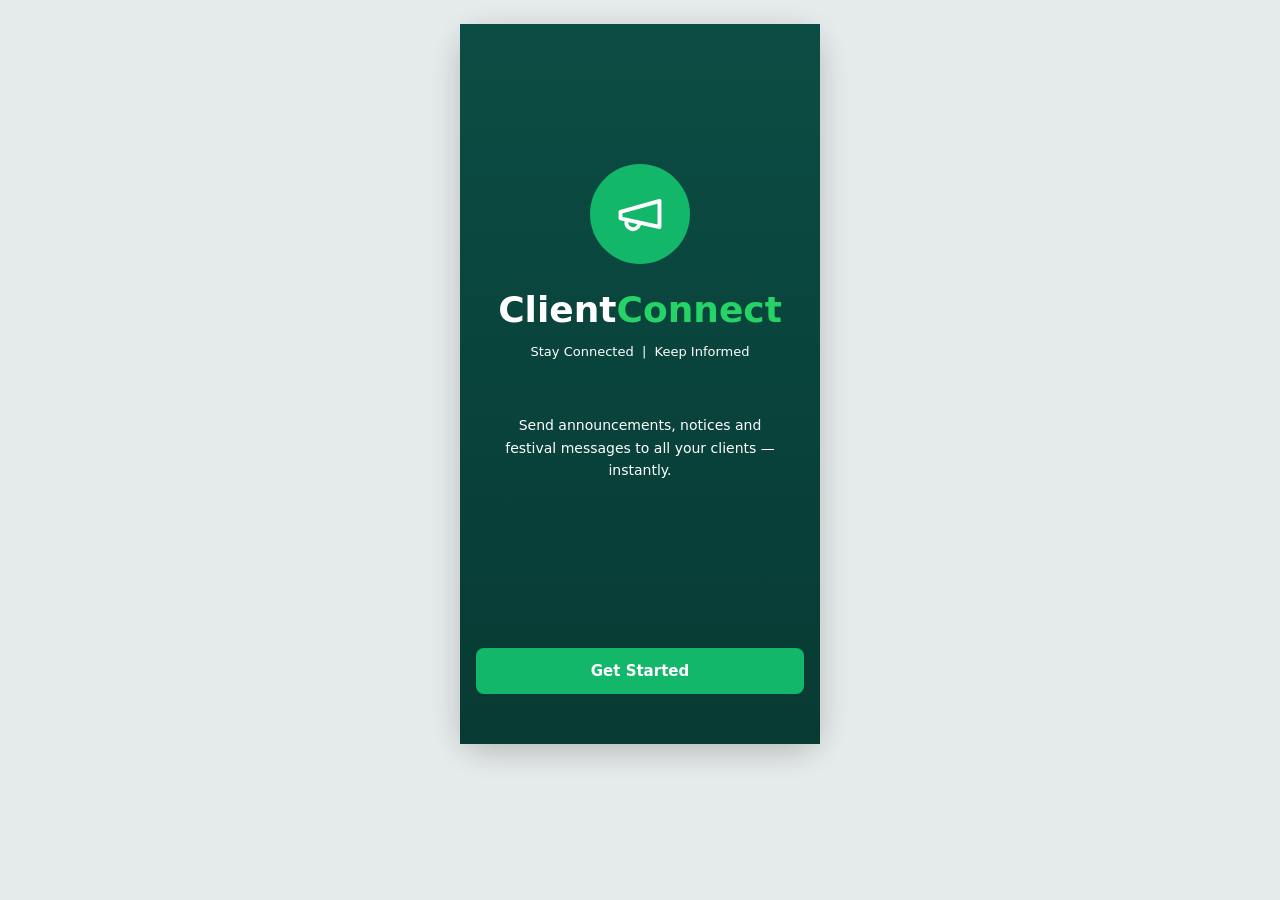
<file: index.html>
<!doctype html><html lang="en"><head><meta charset="utf-8"><meta name="viewport" content="width=device-width,initial-scale=1"><title>Splash</title><link rel="stylesheet" href="../css/style.css"><link rel="stylesheet" href="../css/pages.css"></head><body>
<div style="height:100%;background:linear-gradient(#0b4d44,#073a33);color:#fff;text-align:center;padding-top:140px">
<div style="width:100px;height:100px;margin:auto;border-radius:50%;background:var(--gr);display:grid;place-items:center"><i data-i=mega data-s=52></i></div>
<h1 style="font-size:36px;margin-top:22px;font-weight:600">Client<span style="color:#25d366">Connect</span></h1>
<p style="margin-top:8px;font-size:13px">Stay Connected &nbsp;|&nbsp; Keep Informed</p>
<p style="margin:54px 40px 0;line-height:1.6">Send announcements, notices and festival messages to all your clients — instantly.</p>
<a class=btn href="pages/02-chat-list.html" style="position:absolute;bottom:50px;text-decoration:none">Get Started</a></div>
<script src="../js/icons.js"></script></body></html>
</file>
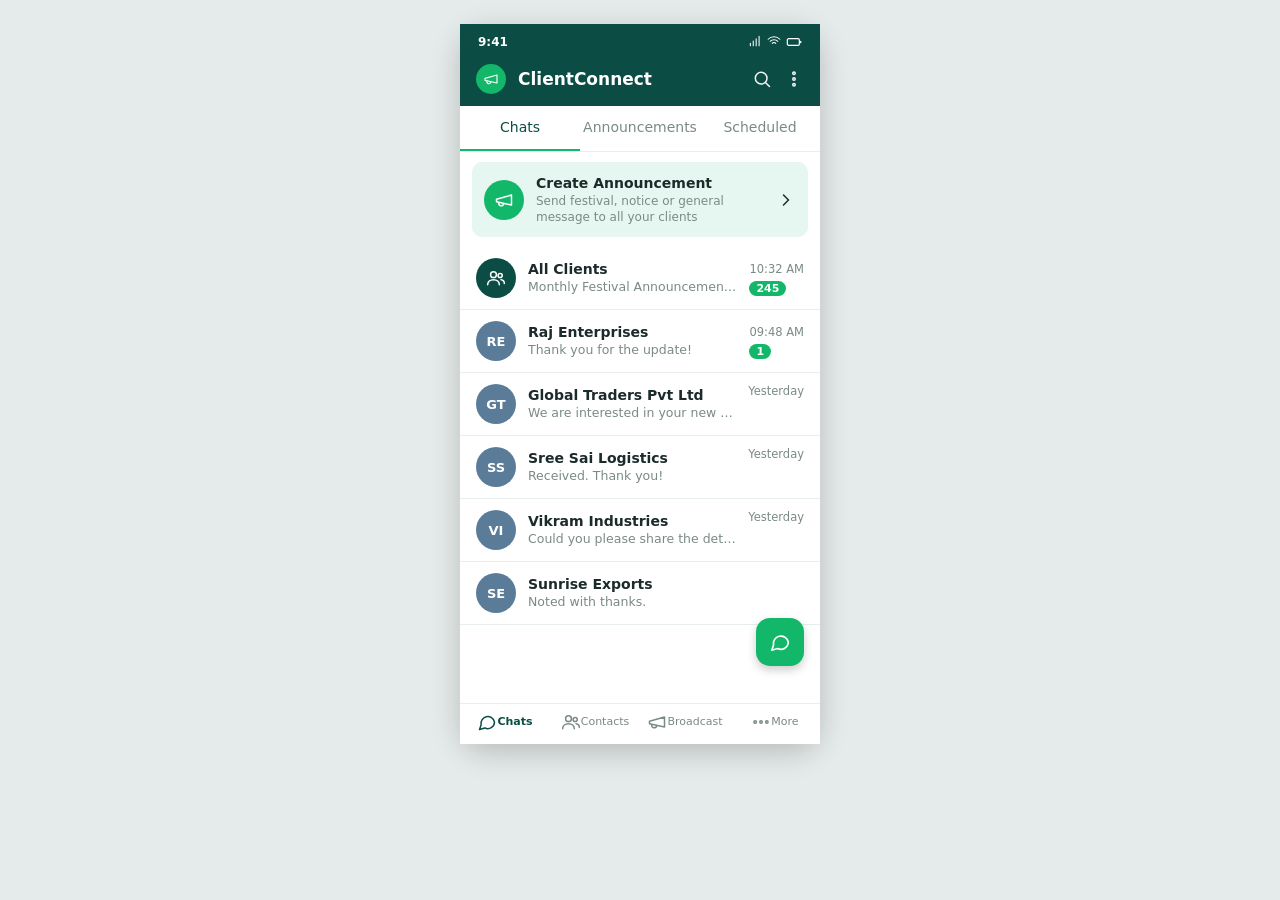
<file: pages/02-chat-list.html>
<!doctype html><html lang="en"><head><meta charset="utf-8"><meta name="viewport" content="width=device-width,initial-scale=1"><title>Chat List</title><link rel="stylesheet" href="../css/style.css"><link rel="stylesheet" href="../css/pages.css"></head><body>
<div class=sb><span>9:41</span><span style='display:flex;gap:5px'><i data-i=sig data-s=14></i><i data-i=wifi data-s=14></i><i data-i=bat data-s=16></i></span></div><div class=hd><span class=av style="background:var(--gr);width:30px;height:30px"><i data-i=mega data-s=16></i></span>ClientConnect<span class=sp></span><i data-i=search data-s=20></i><i data-i=dots data-s=20></i></div>
<div class=tabs><a class=on>Chats</a><a href="04-create-announcement.html">Announcements</a><a href="07-scheduled.html">Scheduled</a></div>
<a href="04-create-announcement.html" style="text-decoration:none;color:inherit"><div class=cta><span class=av><i data-i=mega data-s=20></i></span><div class=m style="flex:1"><b>Create Announcement</b><span style="font-size:12px;color:var(--mu);display:block">Send festival, notice or general message to all your clients</span></div><i data-i=chev data-s=20></i></div></a>
<div class=row><span class="av g"><i data-i=users data-s=20></i></span><div class=m><b>All Clients</b><span>Monthly Festival Announcement…</span></div><div><time>10:32 AM</time><br><span class=badge>245</span></div></div>
<a href="03-individual-chat.html" style="color:inherit;text-decoration:none"><div class=row><span class=av>RE</span><div class=m><b>Raj Enterprises</b><span>Thank you for the update!</span></div><div><time>09:48 AM</time><br><span class=badge>1</span></div></div></a>
<div class=row><span class=av>GT</span><div class=m><b>Global Traders Pvt Ltd</b><span>We are interested in your new offer.</span></div><time>Yesterday</time></div>
<div class=row><span class=av>SS</span><div class=m><b>Sree Sai Logistics</b><span>Received. Thank you!</span></div><time>Yesterday</time></div>
<div class=row><span class=av>VI</span><div class=m><b>Vikram Industries</b><span>Could you please share the details?</span></div><time>Yesterday</time></div>
<div class=row><span class=av>SE</span><div class=m><b>Sunrise Exports</b><span>Noted with thanks.</span></div></div>
<div class=fab><i data-i=chat data-s=22></i></div><div class=nav><a class='on'><i data-i=chat data-s=20></i>Chats</a><a><i data-i=users data-s=20></i>Contacts</a><a class=''><i data-i=mega data-s=20></i>Broadcast</a><a><i data-i=hdots data-s=20></i>More</a></div>
<script src="../js/icons.js"></script><script src="../js/app.js"></script></body></html>
</file>
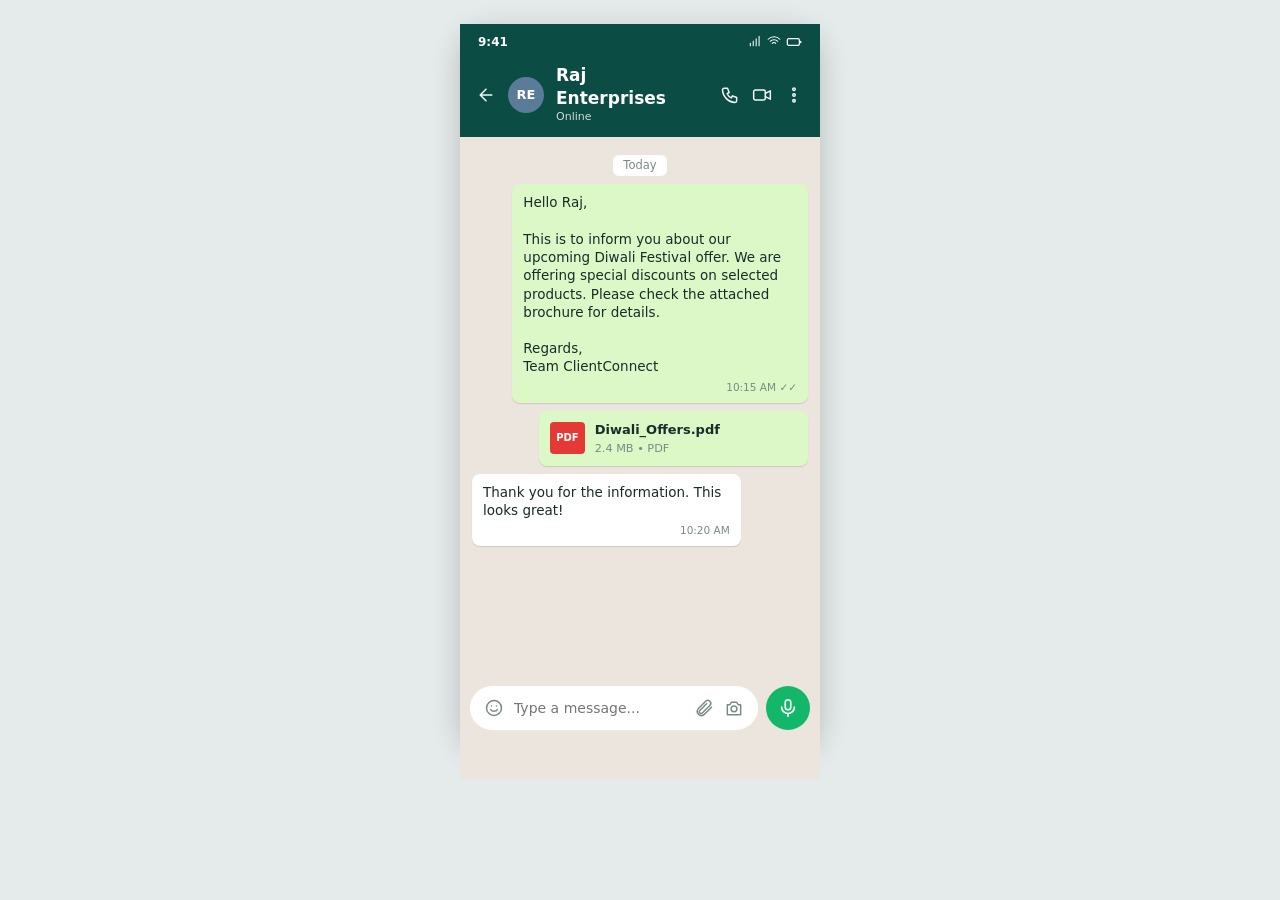
<file: pages/03-individual-chat.html>
<!doctype html><html lang="en"><head><meta charset="utf-8"><meta name="viewport" content="width=device-width,initial-scale=1"><title>Individual Chat</title><link rel="stylesheet" href="../css/style.css"><link rel="stylesheet" href="../css/pages.css"></head><body>
<div class=sb><span>9:41</span><span style='display:flex;gap:5px'><i data-i=sig data-s=14></i><i data-i=wifi data-s=14></i><i data-i=bat data-s=16></i></span></div><div class=hd><a href="02-chat-list.html" style="color:#fff"><i data-i=back data-s=20></i></a><span class=av style="width:36px;height:36px">RE</span><div>Raj Enterprises<small>Online</small></div><span class=sp></span><i data-i=phone data-s=20></i><i data-i=video data-s=20></i><i data-i=dots data-s=20></i></div>
<div class=chat><div class=pill>Today</div>
<div class=bub style="max-width:88%">Hello Raj,<br><br>This is to inform you about our upcoming Diwali Festival offer. We are offering special discounts on selected products. Please check the attached brochure for details.<br><br>Regards,<br>Team ClientConnect<em>10:15 AM ✓✓</em></div>
<div class=bub style="display:flex;gap:10px;align-items:center"><span style="background:#e53935;color:#fff;font-size:10px;font-weight:700;padding:9px 6px;border-radius:4px">PDF</span><div><b style="font-size:13px">Diwali_Offers.pdf</b><br><small style="color:var(--mu)">2.4 MB • PDF</small></div></div>
<div class="bub in">Thank you for the information. This looks great!<em>10:20 AM</em></div></div>
<div class=input><div style="display:flex;gap:10px;align-items:center"><i data-i=smile data-s=20></i><span style="flex:1">Type a message...</span><i data-i=clip data-s=20></i><i data-i=camera data-s=20></i></div><b><i data-i=mic data-s=22></i></b></div>
<script src="../js/icons.js"></script><script src="../js/app.js"></script></body></html>
</file>
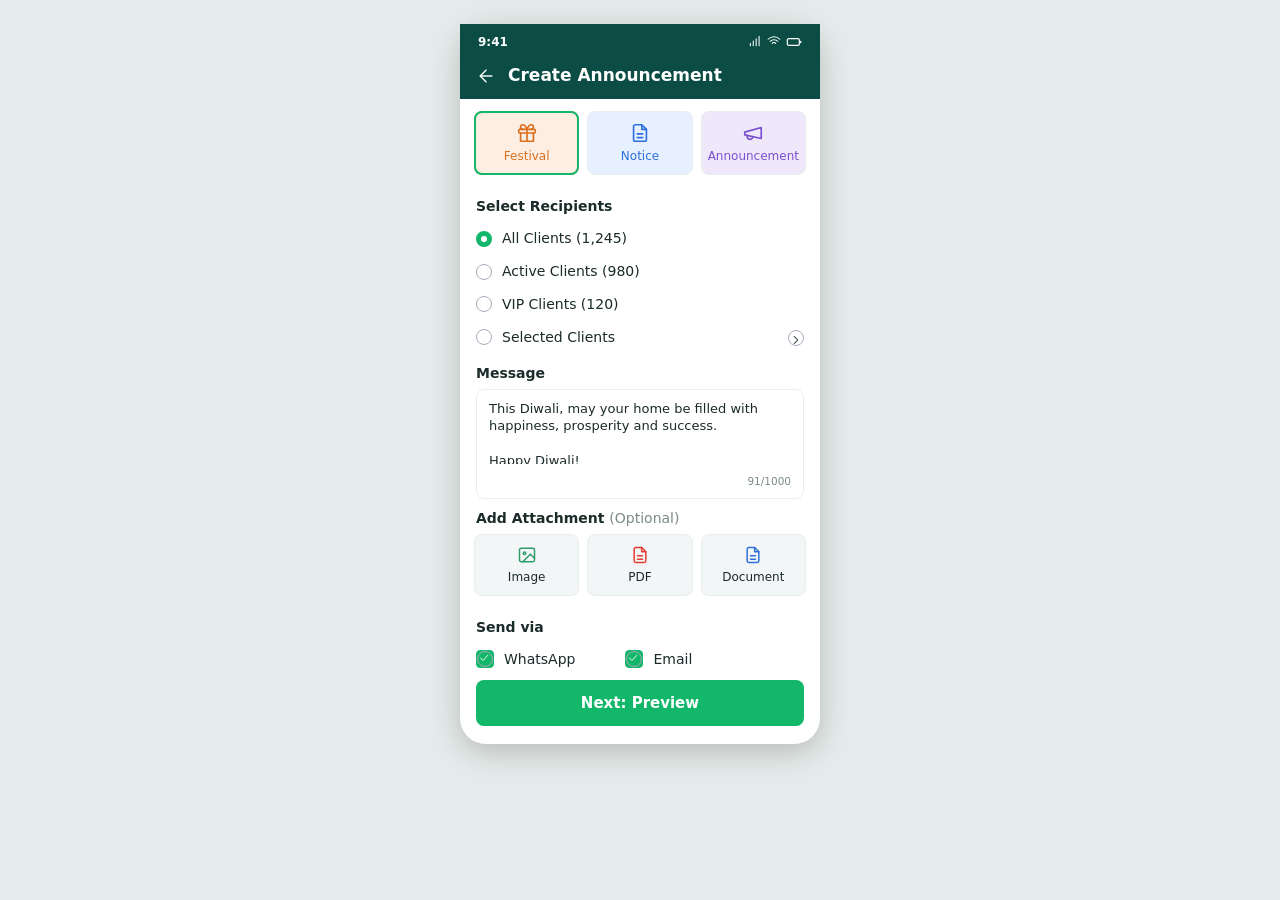
<file: pages/04-create-announcement.html>
<!doctype html><html lang="en"><head><meta charset="utf-8"><meta name="viewport" content="width=device-width,initial-scale=1"><title>Create Announcement</title><link rel="stylesheet" href="../css/style.css"><link rel="stylesheet" href="../css/pages.css"></head><body>
<div class=sb><span>9:41</span><span style='display:flex;gap:5px'><i data-i=sig data-s=14></i><i data-i=wifi data-s=14></i><i data-i=bat data-s=16></i></span></div><div class=hd><a href="02-chat-list.html" style="color:#fff"><i data-i=back data-s=20></i></a> Create Announcement</div>
<div class=types><div class="t t1"><i data-i=gift data-s=22></i>Festival</div><div class="t t2"><i data-i=doc data-s=22></i>Notice</div><div class="t t3"><i data-i=mega data-s=22></i>Announcement</div></div>
<h4>Select Recipients</h4>
<div class=rad><i class=on></i>All Clients (1,245)</div><div class=rad><i></i>Active Clients (980)</div><div class=rad><i></i>VIP Clients (120)</div>
<a href="05-select-clients.html" style="color:inherit;text-decoration:none"><div class=rad><i></i>Selected Clients <span style="margin-left:auto"><i data-i=chev data-s=18></i></span></div></a>
<h4>Message</h4><div class=box style="height:92px">This Diwali, may your home be filled with happiness, prosperity and success.<br><br>Happy Diwali!<small>91/1000</small></div>
<h4>Add Attachment <span style="font-weight:400;color:var(--mu)">(Optional)</span></h4>
<div class=types style="padding-top:0"><div class="t at1"><i data-i=image data-s=20></i><span style="color:var(--tx)">Image</span></div><div class="t at2"><i data-i=doc data-s=20></i><span style="color:var(--tx)">PDF</span></div><div class="t at3"><i data-i=doc data-s=20></i><span style="color:var(--tx)">Document</span></div></div>
<h4>Send via</h4><div class=rad style="gap:10px"><span class="chk on"><i data-i=check data-s=12></i></span>WhatsApp <span class="chk on" style="margin-left:40px"><i data-i=check data-s=12></i></span>Email</div>
<a class=btn href="06-message-preview.html" style="position:absolute;bottom:18px;text-decoration:none;width:calc(100% - 32px)">Next: Preview</a>
<script src="../js/icons.js"></script><script src="../js/app.js"></script></body></html>
</file>
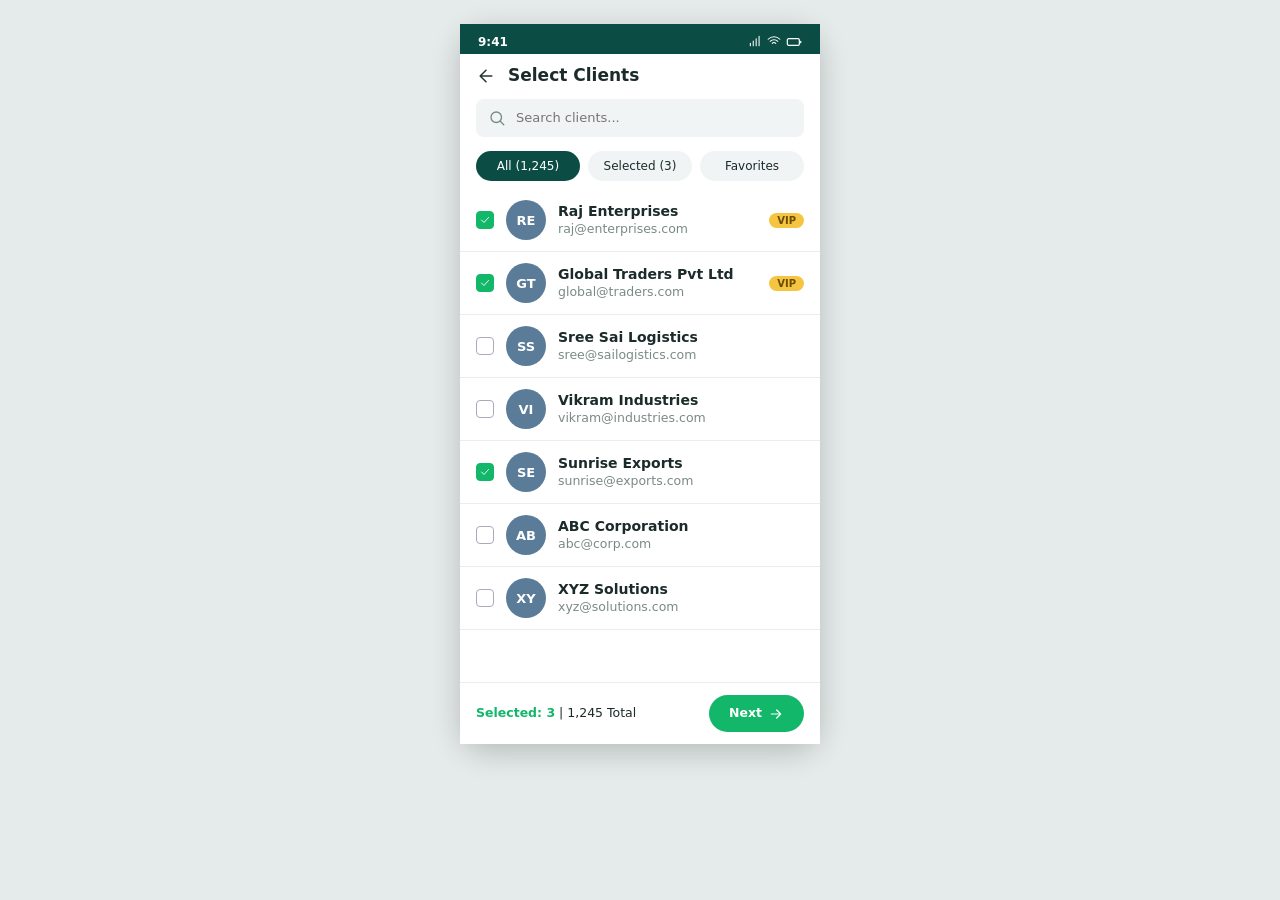
<file: pages/05-select-clients.html>
<!doctype html><html lang="en"><head><meta charset="utf-8"><meta name="viewport" content="width=device-width,initial-scale=1"><title>Select Clients</title><link rel="stylesheet" href="../css/style.css"><link rel="stylesheet" href="../css/pages.css"></head><body>
<div class=sb><span>9:41</span><span style='display:flex;gap:5px'><i data-i=sig data-s=14></i><i data-i=wifi data-s=14></i><i data-i=bat data-s=16></i></span></div><div class=hd style="background:#fff;color:var(--tx)"><a href="04-create-announcement.html" style="color:inherit"><i data-i=back data-s=20></i></a> Select Clients</div>
<div class=box style="background:#f1f4f4;border:0;color:var(--mu);margin:0 16px 6px;display:flex;gap:8px;align-items:center"><i data-i=search data-s=18></i> Search clients...</div>
<div class=chips><span class=on>All (1,245)</span><span>Selected (120)</span><span>Favorites</span></div>
<div class=row><span class='chk on'><i data-i=check data-s=12></i></span><span class=av>RE</span><div class=m><b>Raj Enterprises</b><span>raj@enterprises.com</span></div><span class=tag>VIP</span></div>
<div class=row><span class='chk on'><i data-i=check data-s=12></i></span><span class=av>GT</span><div class=m><b>Global Traders Pvt Ltd</b><span>global@traders.com</span></div><span class=tag>VIP</span></div>
<div class=row><span class='chk '></span><span class=av>SS</span><div class=m><b>Sree Sai Logistics</b><span>sree@sailogistics.com</span></div></div>
<div class=row><span class='chk '></span><span class=av>VI</span><div class=m><b>Vikram Industries</b><span>vikram@industries.com</span></div></div>
<div class=row><span class='chk on'><i data-i=check data-s=12></i></span><span class=av>SE</span><div class=m><b>Sunrise Exports</b><span>sunrise@exports.com</span></div></div>
<div class=row><span class='chk '></span><span class=av>AB</span><div class=m><b>ABC Corporation</b><span>abc@corp.com</span></div></div>
<div class=row><span class='chk '></span><span class=av>XY</span><div class=m><b>XYZ Solutions</b><span>xyz@solutions.com</span></div></div>
<div style="position:absolute;bottom:0;left:0;right:0;padding:12px 16px;display:flex;align-items:center;background:#fff;border-top:1px solid var(--ln);font-size:12.5px"><b style="color:var(--gr)">Selected: 120</b>&nbsp;| 1,245 Total<a href="06-message-preview.html" style="margin-left:auto;background:var(--gr);color:#fff;padding:10px 20px;border-radius:20px;text-decoration:none;font-weight:600;display:flex;gap:6px;align-items:center">Next <i data-i=next data-s=16></i></a></div>
<script src="../js/icons.js"></script><script src="../js/app.js"></script></body></html>
</file>
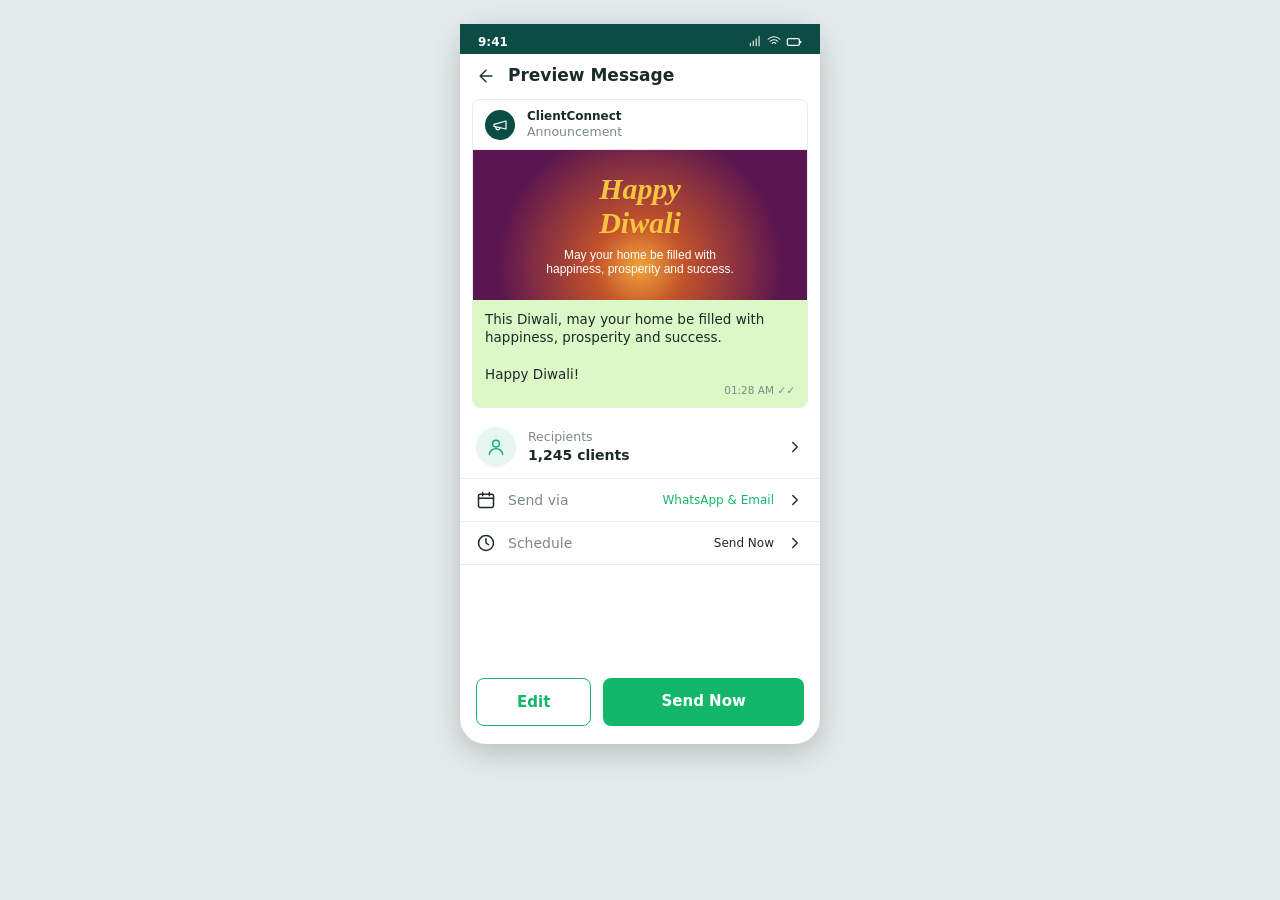
<file: pages/06-message-preview.html>
<!doctype html><html lang="en"><head><meta charset="utf-8"><meta name="viewport" content="width=device-width,initial-scale=1"><title>Message Preview</title><link rel="stylesheet" href="../css/style.css"><link rel="stylesheet" href="../css/pages.css"></head><body>
<div class=sb><span>9:41</span><span style='display:flex;gap:5px'><i data-i=sig data-s=14></i><i data-i=wifi data-s=14></i><i data-i=bat data-s=16></i></span></div><div class=hd style="background:#fff;color:var(--tx)"><a href="04-create-announcement.html" style="color:inherit"><i data-i=back data-s=20></i></a> Preview Message</div>
<div style="margin:0 12px;border:1px solid var(--ln);border-radius:8px;overflow:hidden"><div class=row style="padding:8px 12px"><span class="av g" style="width:30px;height:30px"><i data-i=mega data-s=16></i></span><div class=m><b style="font-size:12px">ClientConnect</b><span>Announcement</span></div></div>
<div class=ban>Happy<br>Diwali<p>May your home be filled with<br>happiness, prosperity and success.</p></div>
<div style="background:var(--lt);padding:10px 12px;font-size:13.5px">This Diwali, may your home be filled with happiness, prosperity and success.<br><br>Happy Diwali!<em style="display:block;text-align:right;font-size:10.5px;color:var(--mu);font-style:normal">10:25 AM ✓✓</em></div></div>
<div class=row style="margin-top:8px"><span class=av style="background:#e6f6f1;color:var(--gr)"><i data-i=user data-s=20 style="color:var(--gr)"></i></span><div class=m><span>Recipients</span><b>1,245 clients</b></div><i data-i=chev data-s=18></i></div>
<div class=row><i data-i=cal data-s=20></i><div class=m style="color:var(--mu)">Send via</div><b style="font-size:12px;font-weight:500;color:var(--gr)">WhatsApp &nbsp;<i data-i=mail data-s=14></i> Email</b><i data-i=chev data-s=18></i></div>
<div class=row><i data-i=clock data-s=20></i><div class=m style="color:var(--mu)">Schedule</div><b style="font-size:12px;font-weight:500"><i data-i=cal data-s=14></i> Send Now</b><i data-i=chev data-s=18></i></div>
<div style="position:absolute;bottom:18px;left:0;right:0;display:flex;gap:12px;padding:0 16px"><a class="btn out" style="margin:0;flex:1;text-decoration:none" href="04-create-announcement.html">Edit</a><a class=btn style="margin:0;flex:2;text-decoration:none" href="07-scheduled.html">Send Now</a></div>
<script src="../js/icons.js"></script><script src="../js/app.js"></script></body></html>
</file>
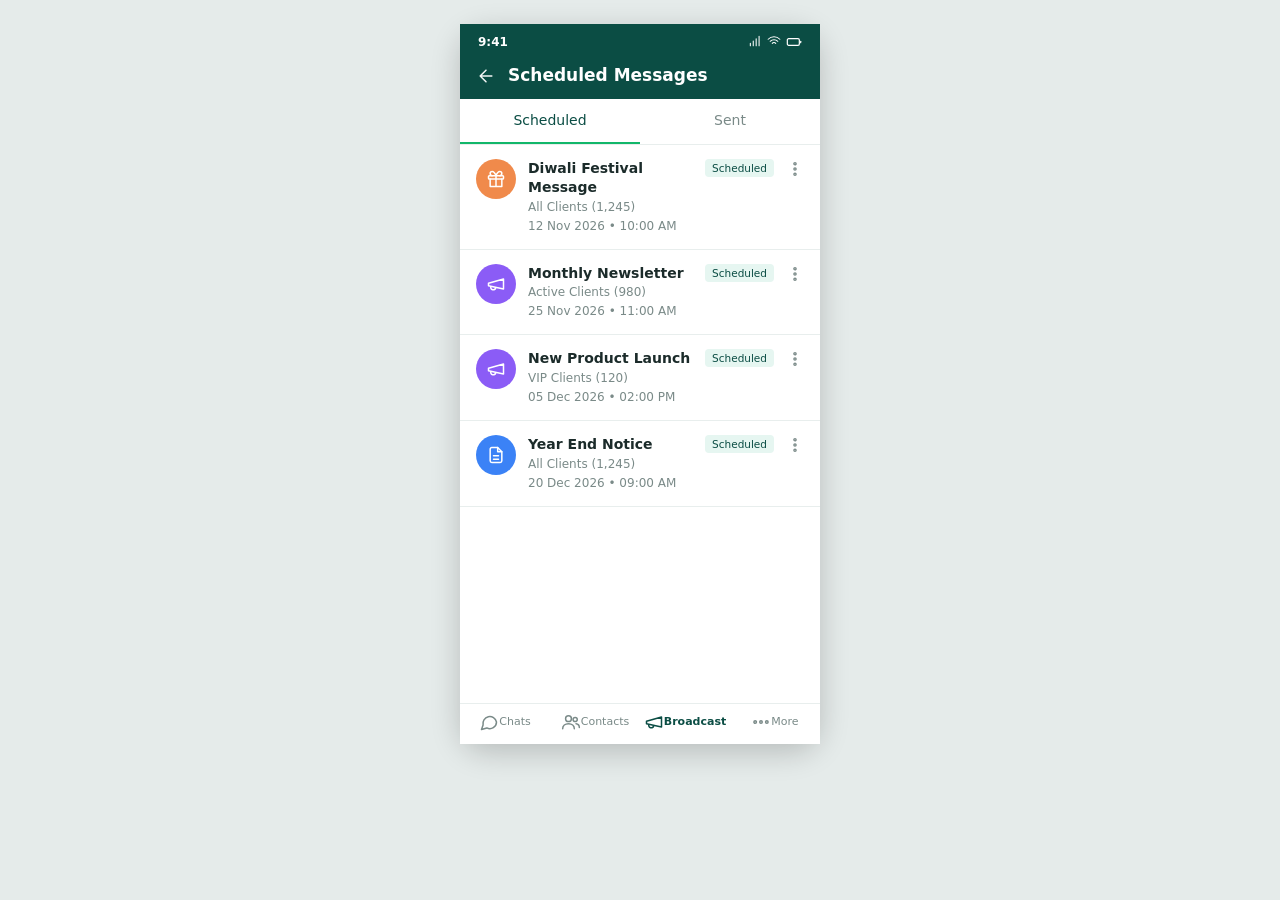
<file: pages/07-scheduled.html>
<!doctype html><html lang="en"><head><meta charset="utf-8"><meta name="viewport" content="width=device-width,initial-scale=1"><title>Scheduled Messages</title><link rel="stylesheet" href="../css/style.css"><link rel="stylesheet" href="../css/pages.css"></head><body>
<div class=sb><span>9:41</span><span style='display:flex;gap:5px'><i data-i=sig data-s=14></i><i data-i=wifi data-s=14></i><i data-i=bat data-s=16></i></span></div><div class=hd><a href="02-chat-list.html" style="color:#fff"><i data-i=back data-s=20></i></a> Scheduled Messages</div>
<div class=tabs><a class=on>Scheduled</a><a>Sent</a></div>
<div class=sch><span class=ic style='background:#f08a4b'><i data-i=gift data-s=20></i></span><div style=flex:1><b>Diwali Festival Message</b><br><span style='color:var(--mu);font-size:12px'>All Clients (1,245)</span><br><span style='color:var(--mu);font-size:12px'>12 Nov 2026 • 10:00 AM</span></div><span class=st>Scheduled</span><span class=dots><i data-i=dots data-s=18></i></span></div>
<div class=sch><span class=ic style='background:#3b82f6'><i data-i=mega data-s=20></i></span><div style=flex:1><b>Monthly Newsletter</b><br><span style='color:var(--mu);font-size:12px'>Active Clients (980)</span><br><span style='color:var(--mu);font-size:12px'>25 Nov 2026 • 11:00 AM</span></div><span class=st>Scheduled</span><span class=dots><i data-i=dots data-s=18></i></span></div>
<div class=sch><span class=ic style='background:#8b5cf6'><i data-i=mega data-s=20></i></span><div style=flex:1><b>New Product Launch</b><br><span style='color:var(--mu);font-size:12px'>VIP Clients (120)</span><br><span style='color:var(--mu);font-size:12px'>05 Dec 2026 • 02:00 PM</span></div><span class=st>Scheduled</span><span class=dots><i data-i=dots data-s=18></i></span></div>
<div class=sch><span class=ic style='background:#3b82f6'><i data-i=doc data-s=20></i></span><div style=flex:1><b>Year End Notice</b><br><span style='color:var(--mu);font-size:12px'>All Clients (1,245)</span><br><span style='color:var(--mu);font-size:12px'>20 Dec 2026 • 09:00 AM</span></div><span class=st>Scheduled</span><span class=dots><i data-i=dots data-s=18></i></span></div>
<div class=nav><a class=''><i data-i=chat data-s=20></i>Chats</a><a><i data-i=users data-s=20></i>Contacts</a><a class='on'><i data-i=mega data-s=20></i>Broadcast</a><a><i data-i=hdots data-s=20></i>More</a></div>
<script src="../js/icons.js"></script><script src="../js/app.js"></script></body></html>
</file>
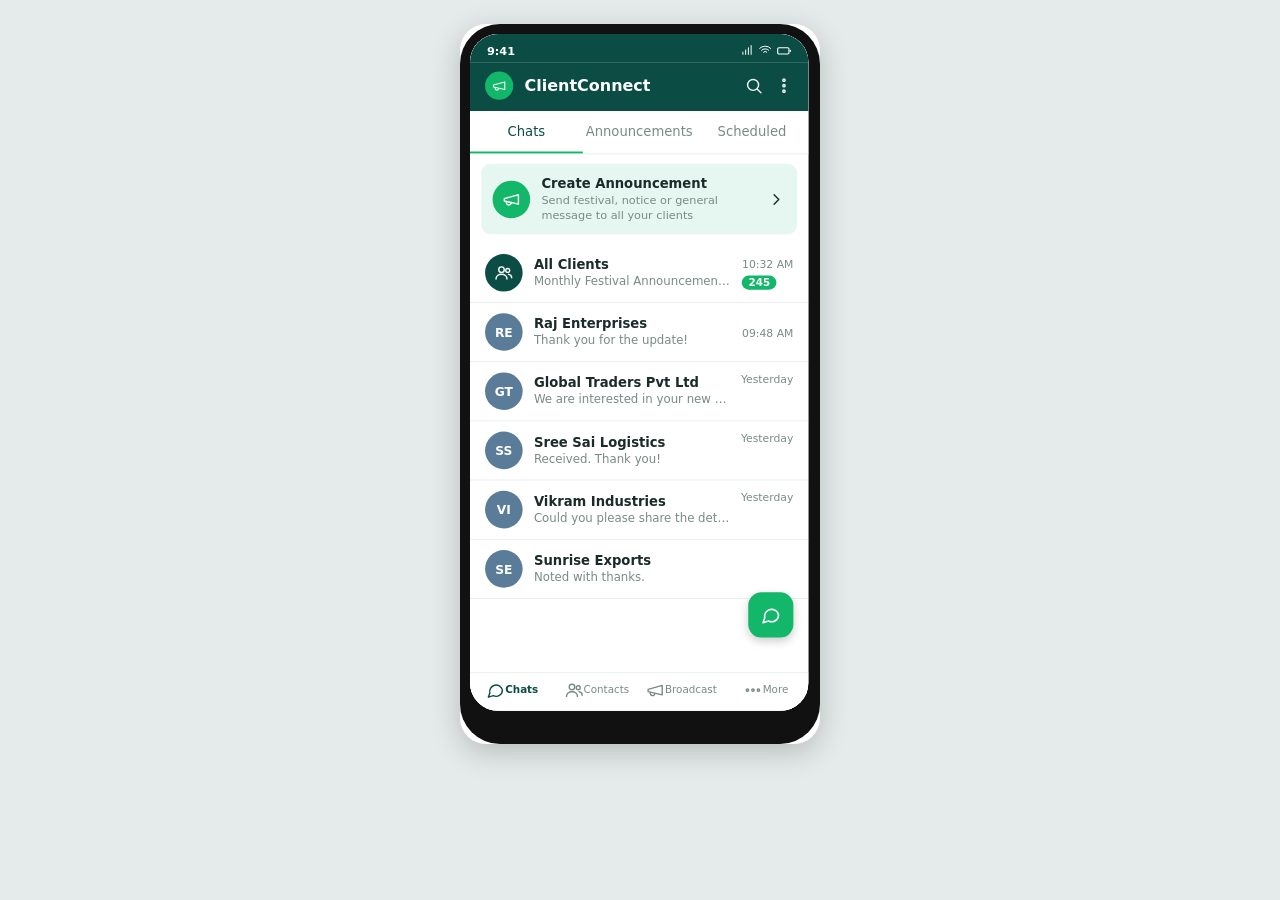
<file: pages/08-mobile-view.html>
<!doctype html><html lang="en"><head><meta charset="utf-8"><meta name="viewport" content="width=device-width,initial-scale=1"><title>Mobile View</title><link rel="stylesheet" href="../css/style.css"><link rel="stylesheet" href="../css/pages.css"></head><body>
<div class=phone><iframe src="02-chat-list.html"></iframe></div></body></html>
</file>
<file: css/style.css>
:root{--dk:#0b4d44;--gr:#12b76a;--lt:#dcf8c6;--bg:#fff;--tx:#1b2b2a;--mu:#7a8a88;--ln:#e8eeed;--gold:#f5c542}
*{box-sizing:border-box;margin:0;padding:0}
body{font:14px/1.35 Inter,system-ui,Arial,sans-serif;color:var(--tx);background:#fff;width:360px;height:720px;overflow:hidden;position:relative}
.sb{display:flex;justify-content:space-between;padding:10px 18px 4px;font-size:12px;font-weight:600;color:#fff;background:var(--dk)}
.hd{background:var(--dk);color:#fff;display:flex;align-items:center;gap:12px;padding:10px 16px 12px;font-size:17px;font-weight:600}
.hd .sp{flex:1}.hd small{display:block;font-size:11px;font-weight:400;opacity:.8}
.tabs{display:flex;border-bottom:1px solid var(--ln);background:#fff}
.tabs a{flex:1;text-align:center;padding:12px 0;color:var(--mu);font-weight:500;text-decoration:none}
.tabs a.on{color:var(--dk);border-bottom:2px solid var(--gr)}
.av{width:40px;height:40px;border-radius:50%;background:#5b7c99;color:#fff;display:grid;place-items:center;font-weight:600;font-size:13px;flex:none}
.av.g{background:var(--dk)}.av.p{background:#7a5bb5}
.row{display:flex;gap:12px;align-items:center;padding:11px 16px;border-bottom:1px solid var(--ln)}
.row .m{flex:1;min-width:0}.row b{display:block;font-weight:600}.row .m span{color:var(--mu);font-size:12.5px;white-space:nowrap;overflow:hidden;text-overflow:ellipsis;display:block}
.row time{font-size:11.5px;color:var(--mu);align-self:flex-start}
.badge{background:var(--gr);color:#fff;border-radius:12px;font-size:11px;padding:1px 7px;font-weight:600}
.cta{background:#e6f6f1;border-radius:10px;margin:10px 12px;padding:12px;display:flex;gap:12px;align-items:center}
.cta .av{background:var(--gr)}
.nav{position:absolute;bottom:0;left:0;right:0;display:flex;background:#fff;border-top:1px solid var(--ln);padding:8px 0 12px}
.nav a{flex:1;text-align:center;font-size:11px;color:var(--mu)}.nav a i{display:block;font-size:18px;font-style:normal}.nav a.on{color:var(--dk);font-weight:600}
.fab{position:absolute;right:16px;bottom:78px;width:48px;height:48px;border-radius:14px;background:var(--gr);color:#fff;display:grid;place-items:center;font-size:20px;box-shadow:0 4px 10px #0003}
.btn{display:block;width:calc(100% - 32px);margin:0 16px;background:var(--gr);color:#fff;text-align:center;padding:13px;border-radius:8px;font-weight:600;border:0;font-size:15px}
.btn.out{background:#fff;color:var(--gr);border:1px solid var(--gr)}
.chat{background:#ece5dd;height:calc(100% - 78px);padding:12px;overflow:hidden}
.bub{max-width:80%;padding:9px 11px;border-radius:8px;background:var(--lt);font-size:13.5px;margin:8px 0 8px auto;box-shadow:0 1px 1px #0002}
.bub.in{background:#fff;margin:8px auto 8px 0}.bub em{display:block;text-align:right;font-size:10.5px;color:var(--mu);font-style:normal;margin-top:4px}
.pill{width:fit-content;margin:6px auto;background:#fff;border-radius:6px;padding:3px 10px;font-size:11.5px;color:var(--mu)}
.input{position:absolute;bottom:0;left:0;right:0;padding:8px 10px 14px;display:flex;gap:8px;background:#ece5dd}
.input div{flex:1;background:#fff;border-radius:22px;padding:11px 14px;color:var(--mu)}.input b{width:44px;height:44px;border-radius:50%;background:var(--gr);display:grid;place-items:center;color:#fff}
.types{display:flex;gap:8px;padding:12px 14px}.types div{flex:1;text-align:center;border:1px solid var(--ln);border-radius:8px;padding:10px 4px;font-size:12px;background:#f3f6f6}
.types .on{border-color:#f08a4b;background:#fdeee3}
h4{font-size:14px;padding:10px 16px 6px}
.rad{display:flex;align-items:center;gap:10px;padding:7px 16px}.rad i{width:16px;height:16px;border-radius:50%;border:1.5px solid #aab;flex:none}.rad i.on{border:5px solid var(--gr)}
.box{margin:0 16px;border:1px solid var(--ln);border-radius:8px;padding:10px 12px;font-size:13px}.box small{display:block;text-align:right;color:var(--mu);font-size:10.5px;margin-top:6px}
.chk{width:18px;height:18px;border-radius:4px;border:1.5px solid #aab;flex:none;display:grid;place-items:center;color:#fff;font-size:12px}.chk.on{background:var(--gr);border-color:var(--gr)}
.tag{background:var(--gold);color:#6a4b00;font-size:10px;font-weight:700;border-radius:10px;padding:1px 8px}
.sch{display:flex;gap:12px;padding:14px 16px;border-bottom:1px solid var(--ln)}
.sch .ic{width:40px;height:40px;border-radius:50%;display:grid;place-items:center;color:#fff;flex:none}
.st{background:#e6f6f1;color:var(--dk);font-size:10.5px;border-radius:4px;padding:2px 7px;height:fit-content;margin-left:auto}
.chips{display:flex;gap:8px;padding:8px 16px}.chips span{flex:1;text-align:center;padding:7px;border-radius:16px;background:#f1f4f4;font-size:12px}.chips .on{background:var(--dk);color:#fff}
</file>
<file: css/pages.css>
html{background:#e5ebea}body{margin:24px auto;border-radius:26px;box-shadow:0 8px 30px #0003}
@media(max-width:420px){body{margin:0;border-radius:0}}
i[data-i]{vertical-align:middle;flex:none}.hd i{opacity:.95}.av i{color:#fff}
.t{display:flex;flex-direction:column;align-items:center;gap:4px}
.t1{background:#fdeee3!important;border-color:#f08a4b!important;color:#d9701f}.t2{background:#e6f0fe!important;color:#2f6fdc}.t3{background:#efe8fb!important;color:#7a4fd0}
.at1{color:#2e9b6a}.at2{color:#e53935}.at3{color:#2f6fdc}
.sch .ic i{color:#fff}.st{margin-left:0}.sch .dots{color:var(--mu)}
.chk i{color:#fff}.nav a.on{color:var(--dk)}
.ban{height:150px;background:radial-gradient(circle at 50% 78%,#f2a33a 0,#c2522b 22%,#5a1650 70%);text-align:center;color:#f5c542;padding-top:22px;font:italic 700 30px Georgia,serif}
.ban p{font:12px Inter,sans-serif;color:#fff;margin-top:8px}
.phone{position:absolute;inset:0;background:#111;border-radius:40px;padding:10px}
.phone iframe{border:0;width:360px;height:720px;transform:scale(.94);transform-origin:top left;border-radius:30px;background:#fff}

.toast{position:absolute;left:50%;bottom:90px;transform:translateX(-50%);background:#1b2b2aee;color:#fff;padding:9px 16px;border-radius:20px;font-size:12.5px;z-index:99;white-space:nowrap}
.box textarea,.box input,.input input{border:0;outline:0;font:inherit;width:100%;background:transparent;resize:none;color:var(--tx)}
.box textarea{height:64px}.input input{flex:1;min-width:0}.box input{margin-left:2px}
.sel{outline:2px solid var(--gr);outline-offset:-2px}
.rad,.chips span,.types .t,.chk,.row,.sch .dots,.nav a,.tabs a{cursor:pointer}
.chk:not(.on) i{display:none!important}.nav a,.tabs a{text-decoration:none}
.sch{position:relative}.menu{position:absolute;right:36px;top:34px;background:#fff;border-radius:8px;box-shadow:0 4px 14px #0003;z-index:20;overflow:hidden}.menu div{padding:10px 18px;font-size:13px}
.sheet{position:absolute;inset:0;background:#0006;display:flex;align-items:flex-end;z-index:50}.sheet>div{background:#fff;width:100%;padding:12px 0 20px;border-radius:16px 16px 0 0}
.sheet input{flex:1;min-width:0;border:1px solid var(--ln);border-radius:8px;padding:10px;font:inherit}
.empty{text-align:center;color:var(--mu);padding:60px 20px}
</file>
